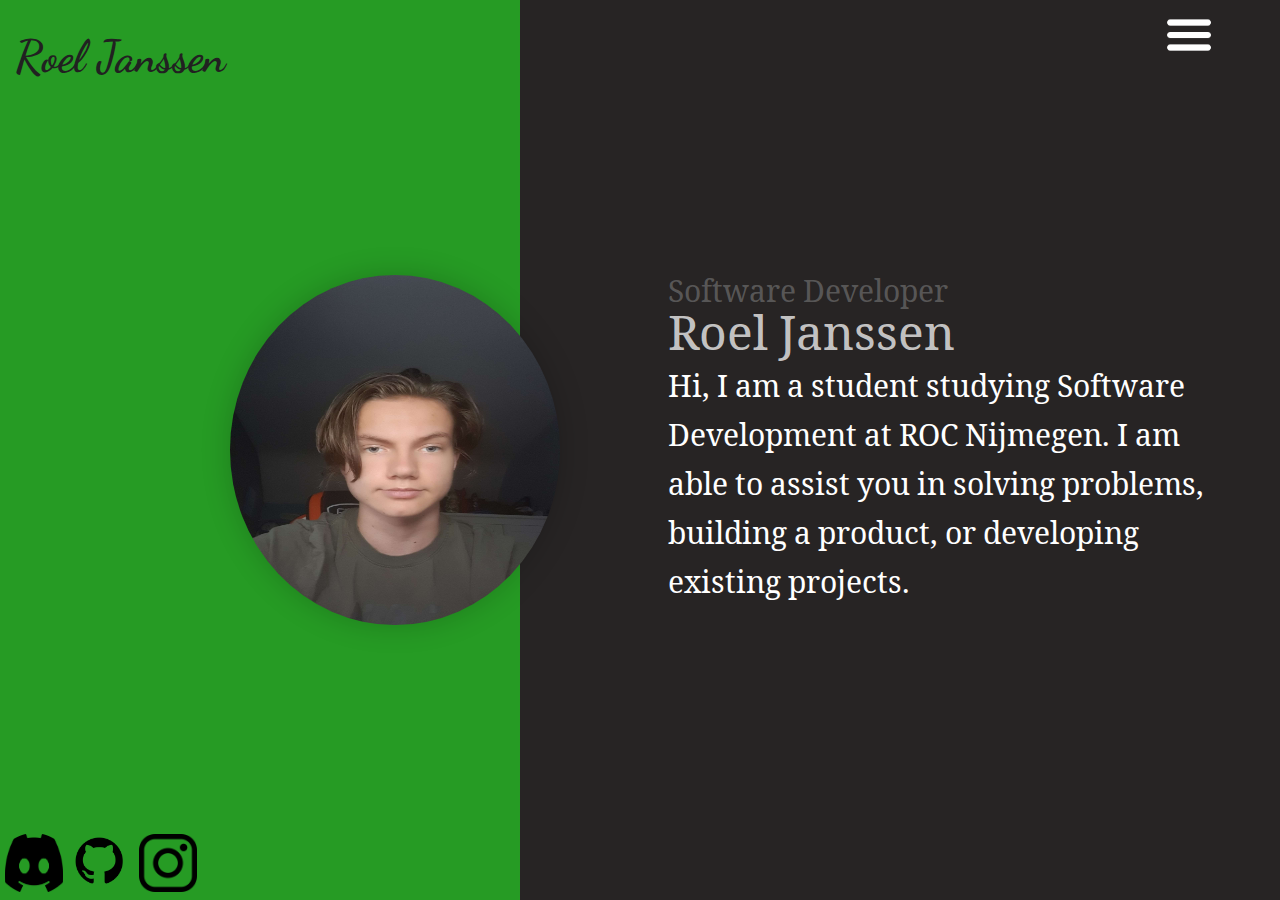
<file: index.html>
<!DOCTYPE html>
<html lang="en">
  <head>
    <meta charset="UTF-8" />
    <meta http-equiv="X-UA-Compatible" content="IE=edge" />
    <meta name="viewport" content="width=device-width, initial-scale=1.0" />
    <title>Document</title>
    <link rel="preconnect" href="https://fonts.googleapis.com" />
    <link rel="preconnect" href="https://fonts.gstatic.com" crossorigin />
    <link href="https://fonts.googleapis.com/css2?family=Dancing+Script:wght@700&display=swap"rel="stylesheet"/>
    <link rel="preconnect" href="https://fonts.googleapis.com">
<link rel="preconnect" href="https://fonts.gstatic.com" crossorigin>
<link href="https://fonts.googleapis.com/css2?family=Noto+Serif+Ahom&display=swap" rel="stylesheet">
    <link rel="stylesheet" href="../CSS/index.css" />
  </head>
  <body>
    <div class="container">
      <img class="photobox" src="./photo/profilepic.jpeg" alt="profile pic">
      <!-- this is for the left side of the page -->
      <div class="leftside">
        <div class="namebar">
          <h1>Roel Janssen</h1>
        </div>
        <div class="logobar">
          <a href="https://discordapp.com/users/[610435513098305546].">
            <img
              class="logo"
              src="../photo/636e0a6ac3c481f273141736_icon_clyde_black_RGB.png"
              alt="discord"
          /></a>
          <a href="https://github.com/kingside50"
            ><img class="logo" src="../photo/github_PNG40.png" alt="github"
          /></a>
          <a href="https://www.instagram.com/RoelJanssen69/"
            ><img class="logo" src="../photo/87390.png" alt="instagram"
          /></a>
        </div>
      </div>
      <!-- this is for the right side of the page -->
      <div class="rightside">
        <div class="navbar">
          <nav role="navigation">
            <ul>
              <li>
                <a href="#">
                  <img
                    class="dropdownmenu"
                    src="../photo/1024px-Hamburger_icon_white.svg.png"
                    alt="dropdown menu logo"
                /></a>
                <ul class="dropdown">
                  <li><a href="index.html">home</a></li>
                  <li><a href="about.html">about me</a></li>
                  <li><a href="project.html">projects</a></li>
                  <li><a href="contactpage.html">contact me</a></li>
                </ul>
              </li>
            </ul>
          </nav>
        </div>
        <div class="textbox-fil">
          <div class="text-job">Software Developer</div>
          <div class="text-header">Roel Janssen</div>
          <div class="text-info">Hi, I am a student studying Software Development at ROC Nijmegen. I am able to assist you in solving problems, building a product, or developing existing projects.  </div>
        </div>
      </div>
      
    </div>
  </body>
</html>
</file>
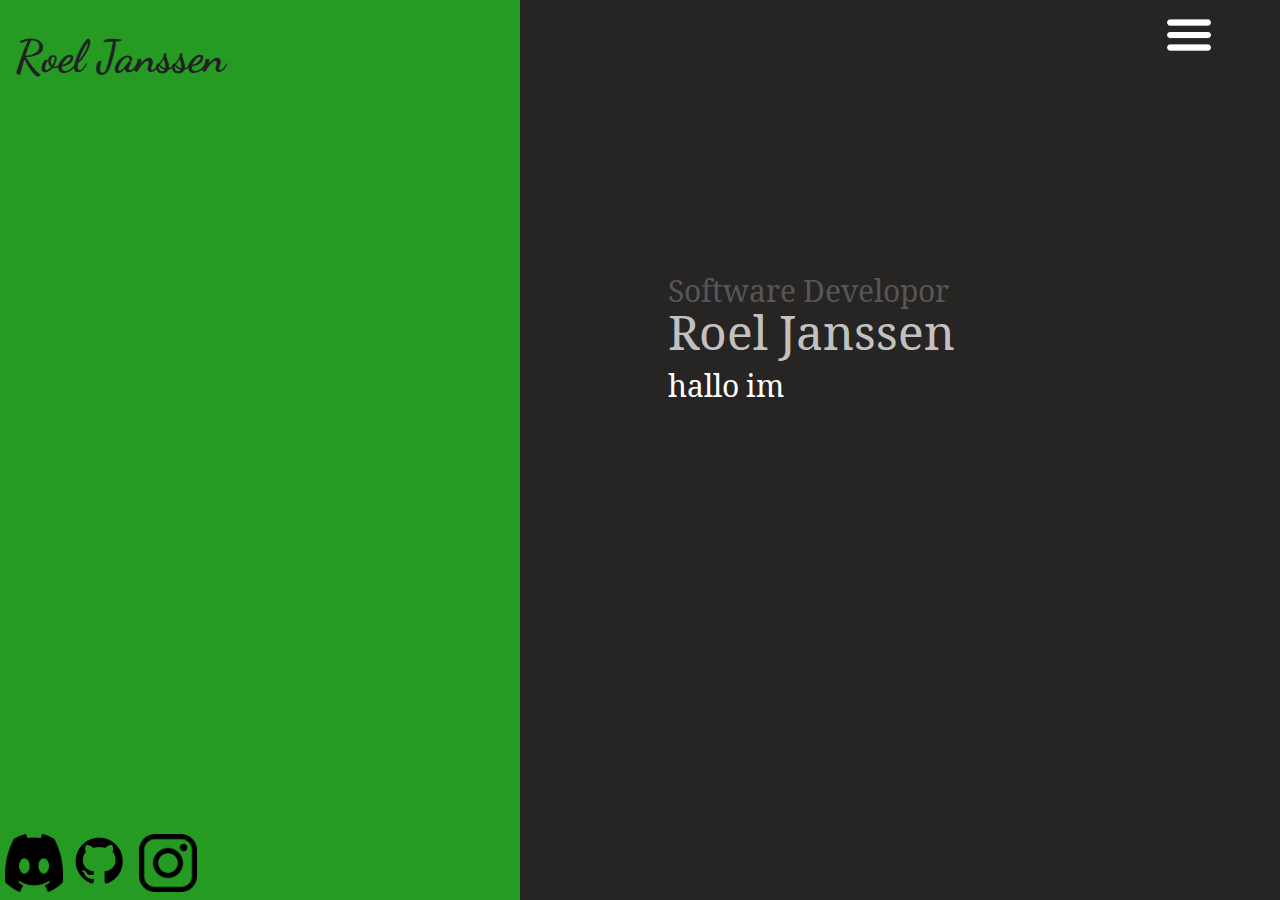
<file: HTML/index.html>
<!DOCTYPE html>
<html lang="en">
<head>
    <meta charset="UTF-8">
    <meta http-equiv="X-UA-Compatible" content="IE=edge">
    <meta name="viewport" content="width=device-width, initial-scale=1.0">
    <title>Document</title>
    <link rel="preconnect" href="https://fonts.googleapis.com">
<link rel="preconnect" href="https://fonts.gstatic.com" crossorigin>
<link href="https://fonts.googleapis.com/css2?family=Dancing+Script:wght@700&display=swap" rel="stylesheet">
    <link rel="stylesheet" href="../CSS/index.css">
</head>
<body>
    <div class="container">
    <div class="fotobox"></div>
    <div class="leftside">
        <div class="namebar">
          <h1>Roel Janssen</h1>
    </div>
        <div class="logobar">
        <a href="https://discordapp.com/users/[610435513098305546]."> <img class="logo" src="../fotos/636e0a6ac3c481f273141736_icon_clyde_black_RGB.png" alt="discord"></a>
        <a href="https://github.com/kingside50"><img class="logo" src="../fotos/github_PNG40.png" alt="github"></a>
        <a href="https://www.instagram.com/RoelJanssen69/"><img class="logo" src="../fotos/87390.png" alt="instagram"></a>
    </div>
    </div>
    <div class="rightside">
      <div class="navbar">
        <nav role="navigation">
            <ul>
             
              <li><a href="#"> <img class="dropdownmenu" src="../fotos/1024px-Hamburger_icon_white.svg.png" alt="dropdown menu logo"></a>
                <ul class="dropdown">
                  <li><a href="../HTML/index.html">home</a></li>
                  <li><a href="../HTML/about.html">about me</a></li>
                  <li><a href="#">projects</a></li>
                  <li><a href="../HTML/contactpage.html">contact me</a></li>
                </ul>
              </li>
            
            </ul>
          </nav>
</div>
<div class="textbox-fil">
    <div class="text-job">
      Software Developor
    </div>
    <div class="text-header">
      Roel Janssen
    </div>
      <div class="text-info">
        hallo im 
      </div>
    
</div>
    </div>
    <div class="fotobox"></div>

</div>

</body>
</html>
</file>
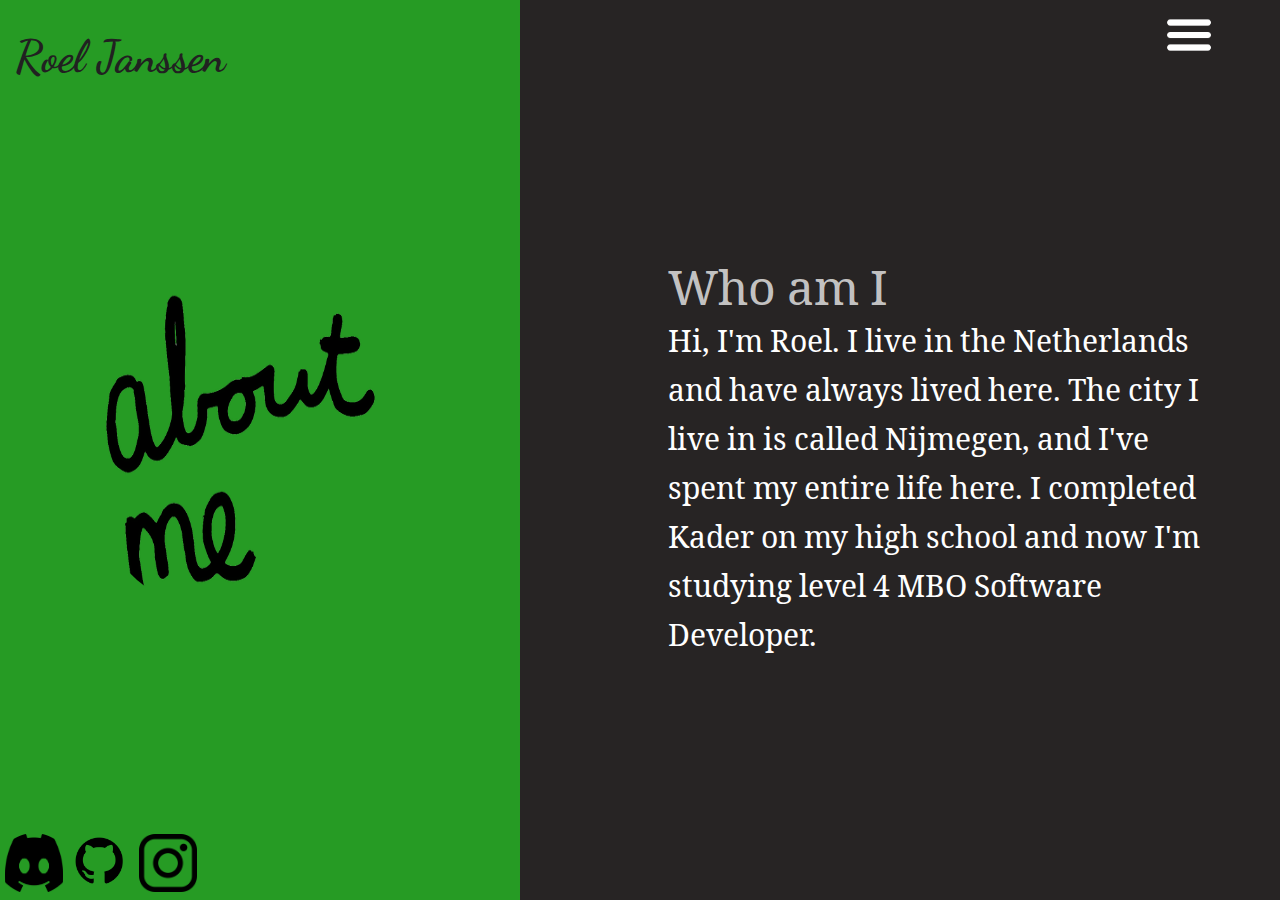
<file: about.html>
<!DOCTYPE html>
<html lang="en">
<head>
    <meta charset="UTF-8">
    <meta http-equiv="X-UA-Compatible" content="IE=edge">
    <meta name="viewport" content="width=device-width, initial-scale=1.0">
  <link rel="stylesheet" href="../CSS/index.css">
  <link rel="stylesheet" href="../CSS/about.css">
    <title>Roel Janssen</title>
</head>
<body>
    <div class="container">
      <div><img class="photo-about" src="../photo/about me.webp" alt="who am i"></div>
      <!-- this is for the left side of the page -->
        <div class="leftside">
            <div class="namebar">
            <h1>Roel Janssen </h1>
        </div>
            <div class="logobar">
                <a href="https://discordapp.com/users/[610435513098305546]."> <img class="logo" src="../photo/636e0a6ac3c481f273141736_icon_clyde_black_RGB.png" alt="discord"></a>
                <a href="https://github.com/kingside50"><img class="logo" src="../photo/github_PNG40.png" alt="github"></a>
                <a href="https://www.instagram.com/RoelJanssen69/"><img class="logo" src="../photo/87390.png" alt="instagram"></a>
        </div>
    </div>
    <!-- this is for the right side of the page -->
        <div class="rightside">
            <div class="navbar">
                <nav role="navigation">
                    <ul>
                     
                      <li><a href="#"> <img class="dropdownmenu" src="../photo/1024px-Hamburger_icon_white.svg.png" alt="dropdown menu logo"></a>
                        <ul class="dropdown">
                          <li><a href="index.html">home</a></li>
                          <li><a href="about.html">about me</a></li>
                          <li><a href="project.html">projects</a></li>
                          <li><a href="contactpage.html">contact me</a></li>
                        </ul>
                      </li>
                    
                    </ul>
                  </nav>
        </div>
        <div class="textbox-fil">
            <div class="text-header">
              Who am I
            </div>
              <div class="text-info2">
                Hi, I'm Roel. I live in the Netherlands and have always lived here. The city I live in is called Nijmegen, and I've spent my entire life here. I completed Kader on my high school and now I'm studying level 4 MBO Software Developer. 
              </div>
        </div>
    </div>
    </div>
</body>
</html>
</file>
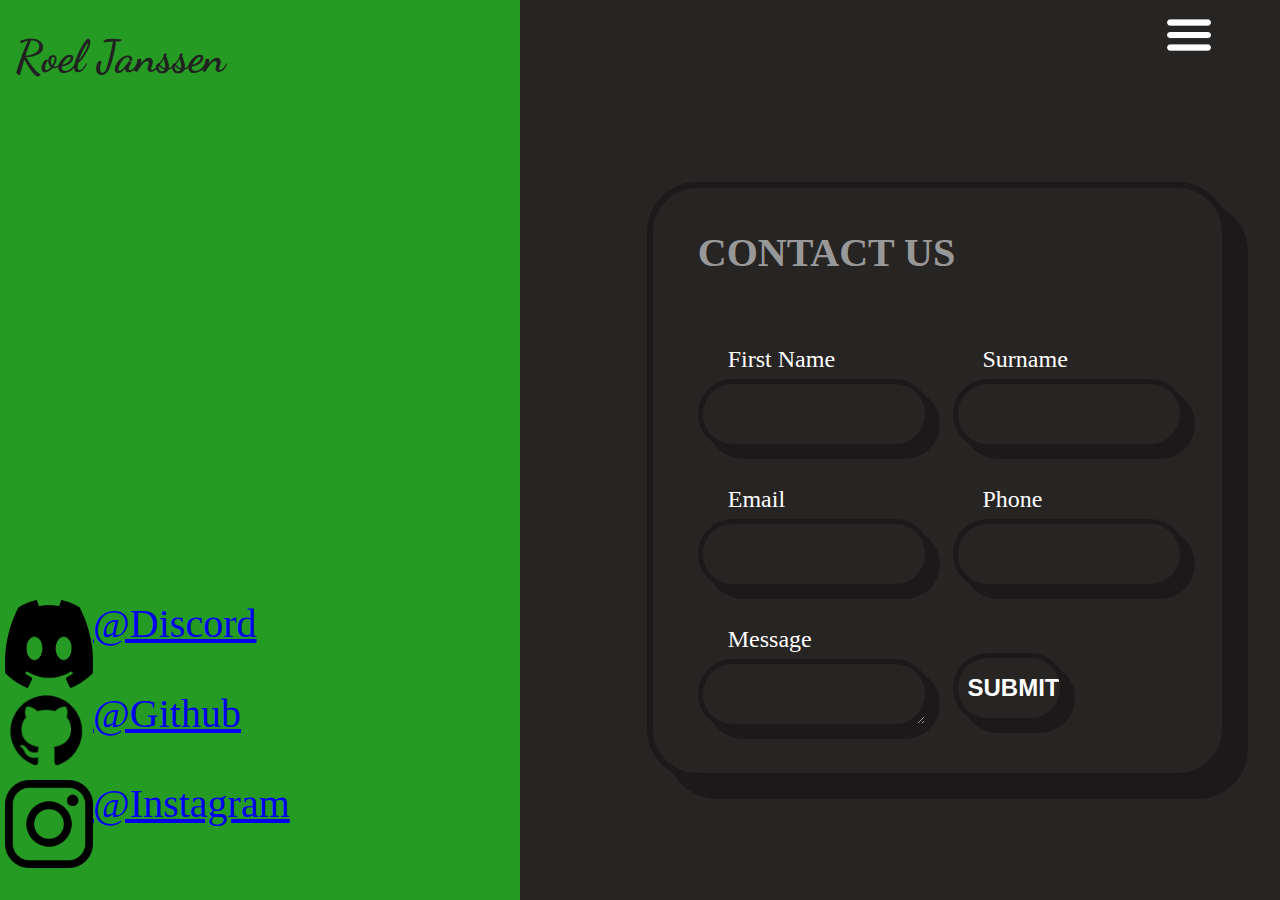
<file: contactpage.html>
<!DOCTYPE html>
<html lang="en">
<head>
    <meta charset="UTF-8">
    <meta http-equiv="X-UA-Compatible" content="IE=edge">
    <meta name="viewport" content="width=device-width, initial-scale=1.0">
    <link rel="stylesheet" href="../CSS/contactpage.css">
    <link rel="stylesheet" href="../CSS/index.css">
    <title>Document</title>
</head>
<body>
    <div class="container">
      <!-- this is for the left side of the page -->
        <div class="leftside">
            <div class="namebar">
            <h1>Roel Janssen</h1>
        </div>
       
            <div id="logobar-straight">
                <div id="discord-bar">
                     <a href="https://discordapp.com/users/[610435513098305546]."> <img class="logo-groot" src="../photo/636e0a6ac3c481f273141736_icon_clyde_black_RGB.png" alt="discord"></a>
                     <div class="logo-text"><a href="https://discordapp.com/users/[610435513098305546].">@Discord</a></div>
                    </div>
             <div id="insta-bar">
                 <ai href="https://github.com/kingside50"><img class="logo-groot" src="../photo/github_PNG40.png" alt="github"></ai>
                 <div class="logo-text"><a href="https://github.com/kingside50">@Github</a></div>
             </div>
            
               <div id="github-bar">
                <a href="https://www.instagram.com/RoelJanssen69/"><img class="logo-groot" src="../photo/87390.png" alt="instagram"></a>
                <div class="logo-text"><a href="https://www.instagram.com/RoelJanssen69/">@Instagram</a></div>
            </div> 
            </div>
    </div>
    <!-- this is for the right side of the page -->
        <div class="rightside">
            <div class="navbar">
                <nav role="navigation">
                    <ul>
                     
                      <li><a href="#"> <img class="dropdownmenu" src="../photo/1024px-Hamburger_icon_white.svg.png" alt="dropdown menu logo"></a>
                        <ul class="dropdown">
                          <li><a href="index.html">home</a></li>
                          <li><a href="about.html">about me</a></li>
                          <li><a href="project.html">projects</a></li>
                          <li><a href="contactpage.html">contact me</a></li>
                        </ul>
                      </li>
                    
                    </ul>
                  </nav>
        </div>
        <div class="textbox-fil">
            <div class="card">
                <h2>Contact Us</h2>
                <div class="row">
                  <div class="col">
                    <div class="form-group">
                      <label>First Name</label>
                      <input type="text">
                    </div>
                  </div>
              
                  <div class="col">
                    <div class="form-group">
                      <label>Surname</label>
                      <input type="text">
                    </div>
                  </div>
              
                  <div class="col">
                    <div class="form-group">
                      <label>Email</label>
                      <input type="text">
                    </div>
                  </div>
              
                  <div class="col">
                    <div class="form-group">
                      <label>Phone</label>
                      <input type="text">
                    </div>
                  </div>
              
                  <div class="col">
                    <div class="form-group">
                      <label>Message</label>
                      <textarea></textarea>
                    </div>
                  </div>
              
                  <div class="col">
                    <input type="submit" value="Submit">
                  </div>
                </div>
              </div>
        </div>
    </div>
    </div>
</body>
</html>
</file>
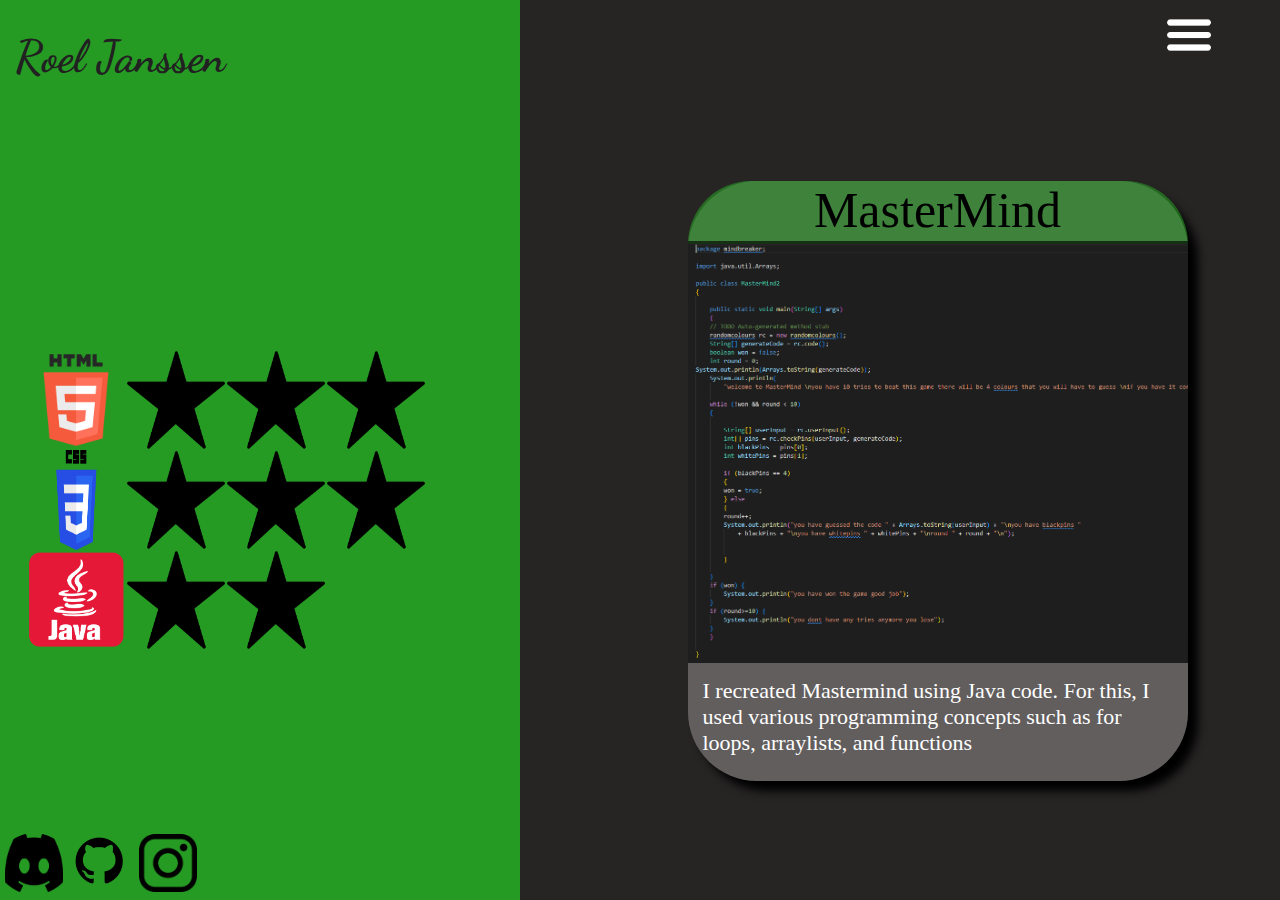
<file: project.html>
<!DOCTYPE html>
<html lang="en">
  <head>
    <meta charset="UTF-8" />
    <meta http-equiv="X-UA-Compatible" content="IE=edge" />
    <meta name="viewport" content="width=device-width, initial-scale=1.0" />
    <title>Document</title>
    <link rel="preconnect" href="https://fonts.googleapis.com" />
    <link rel="preconnect" href="https://fonts.gstatic.com" crossorigin />
    <link href="https://fonts.googleapis.com/css2?family=Dancing+Script:wght@700&display=swap"rel="stylesheet"/>
    <link rel="stylesheet" href="../CSS/index.css"/>
    <link rel="stylesheet" href="../CSS/project.css"/>
  </head>
  <body>
    <div class="container">
      <div class="icon-box">
        <img class="icon" src="./photo/6024bc5746d7436c727825dc4fc23c22-html-programming-language-icon-by-vexels.png" alt="html">
        <img class="icon" src="./photo/CSS-Logo.png" alt="css">
        <img class="icon" src="./photo/java-icon-image-10.jpg" alt="java">
        <!--this is for the star rating-->
        <img class="icon" src="./photo/star-png.webp" alt="rating">
        <img class="icon" src="./photo/star-png.webp" alt="rating">
        <img class="icon" src="./photo/star-png.webp" alt="rating">
        <img class="icon" src="./photo/star-png.webp" alt="rating">
        <img class="icon" src="./photo/star-png.webp" alt="rating">
        <img class="icon" src="./photo/star-png.webp" alt="rating">
        <img class="icon" src="./photo/star-png.webp" alt="rating">
        <img class="icon" src="./photo/star-png.webp" alt="rating">
      </div>
      <div class="leftside">
        <!-- this is for the left side of the page -->
        <div class="namebar">
          <h1>Roel Janssen</h1>
        </div>
        <div class="logobar">
          <a href="https://discordapp.com/users/[610435513098305546].">
            <img
              class="logo"
              src="../photo/636e0a6ac3c481f273141736_icon_clyde_black_RGB.png"
              alt="discord"
          /></a>
          <a href="https://github.com/kingside50"
            ><img class="logo" src="../photo/github_PNG40.png" alt="github"
          /></a>
          <a href="https://www.instagram.com/RoelJanssen69/"
            ><img class="logo" src="../photo/87390.png" alt="instagram"
          /></a>
        </div>
      </div>
      
      <!-- this is for the right side of the page -->
      <div class="rightside">
        <div class="navbar">
          <nav role="navigation">
            <ul>
              <li>
                  <img
                    class="dropdownmenu"
                    src="../photo/1024px-Hamburger_icon_white.svg.png"
                    alt="dropdown menu logo"/>
                <ul class="dropdown">
                  <li><a href="index.html">home</a></li>
                  <li><a href="about.html">about me</a></li>
                  <li><a href="project.html">projects</a></li>
                  <li><a href="contactpage.html">contact me</a></li>
                </ul>
              </li>
            </ul>
          </nav>
        </div>
        <div class="textbox-fil">
       <div class="card">
        <div class="card-header">
          <div class="card-header-text">MasterMind</div>
        </div>
        
          <img class="card-photo" src="./photo/Knipsel.PNG" alt="MasterMind">
          <div class="card-text">I recreated Mastermind using Java code. For this, I used various programming concepts such as for loops, arraylists, and functions</div>
       </div>
        </div>
      </div>
     
    </div>
  </body>
</html>
</file>
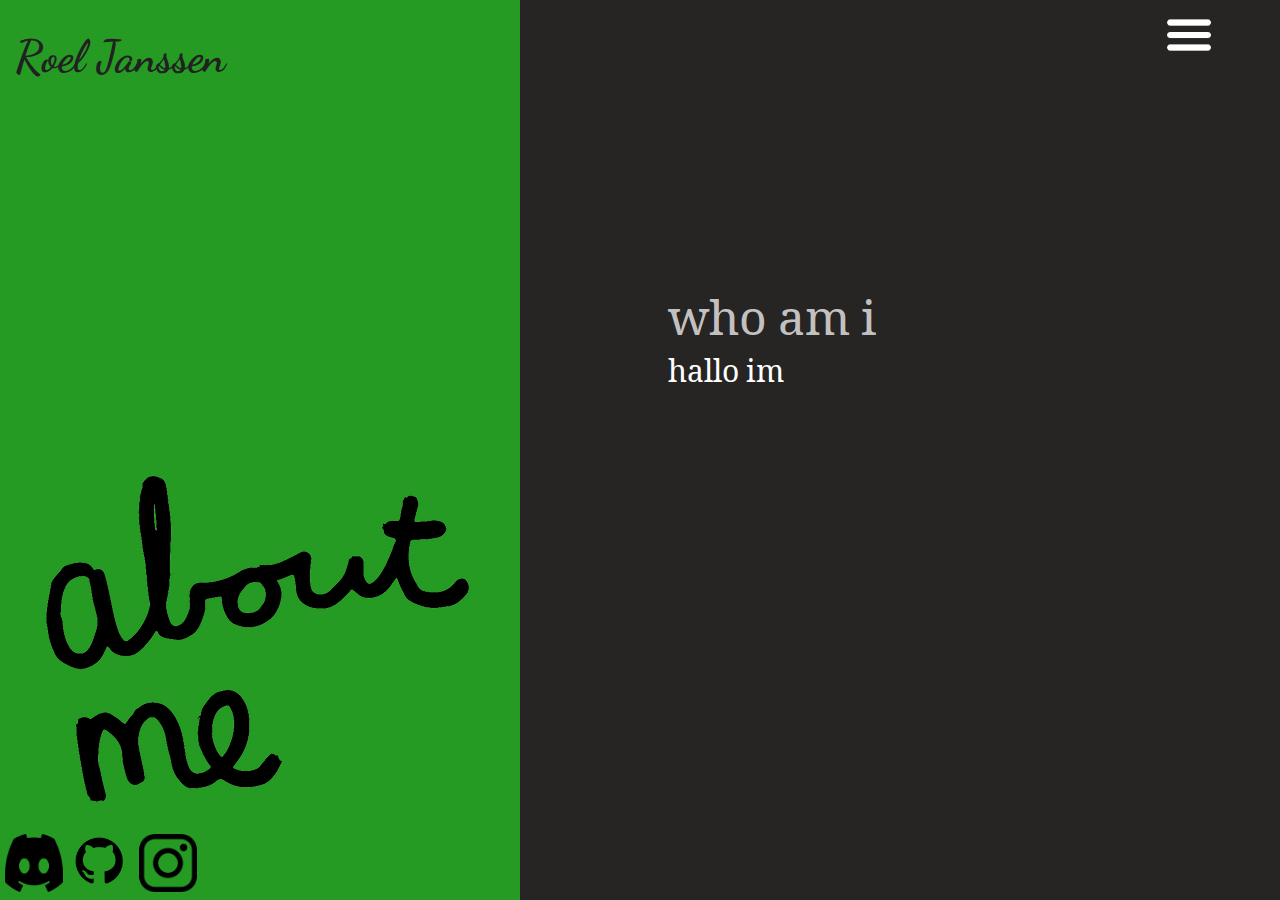
<file: HTML/about.html>
<!DOCTYPE html>
<html lang="en">
<head>
    <meta charset="UTF-8">
    <meta http-equiv="X-UA-Compatible" content="IE=edge">
    <meta name="viewport" content="width=device-width, initial-scale=1.0">
  <link rel="stylesheet" href="../CSS/index.css">
  <link rel="stylesheet" href="../CSS/about.css">
    <title>Roel Janssen</title>
</head>
<body>
    <div class="container">
        <div class="leftside">
            <div class="namebar">
            <h1>Roel Janssen </h1>
        </div>
        <div><img class="foto-about" src="../fotos/about me.webp" alt="who am i"></div>
            <div class="logobar">
                <a href="https://discordapp.com/users/[610435513098305546]."> <img class="logo" src="../fotos/636e0a6ac3c481f273141736_icon_clyde_black_RGB.png" alt="discord"></a>
                <a href="https://github.com/kingside50"><img class="logo" src="../fotos/github_PNG40.png" alt="github"></a>
                <a href="https://www.instagram.com/RoelJanssen69/"><img class="logo" src="../fotos/87390.png" alt="instagram"></a>
        </div>
    </div>
        <div class="rightside">
            <div class="navbar">
                <nav role="navigation">
                    <ul>
                     
                      <li><a href="#"> <img class="dropdownmenu" src="../fotos/1024px-Hamburger_icon_white.svg.png" alt="dropdown menu logo"></a>
                        <ul class="dropdown">
                          <li><a href="../HTML/index.html">home</a></li>
                          <li><a href="../HTML/about.html">about me</a></li>
                          <li><a href="#">projects</a></li>
                          <li><a href="../HTML/contactpage.html">contact me</a></li>
                        </ul>
                      </li>
                    
                    </ul>
                  </nav>
        </div>
        <div class="textbox-fil">
            <div class="text-header">
              who am i
            </div>
              <div class="text-info">
                hallo im 
              </div>
        </div>
    </div>
    </div>
</body>
</html>
</file>
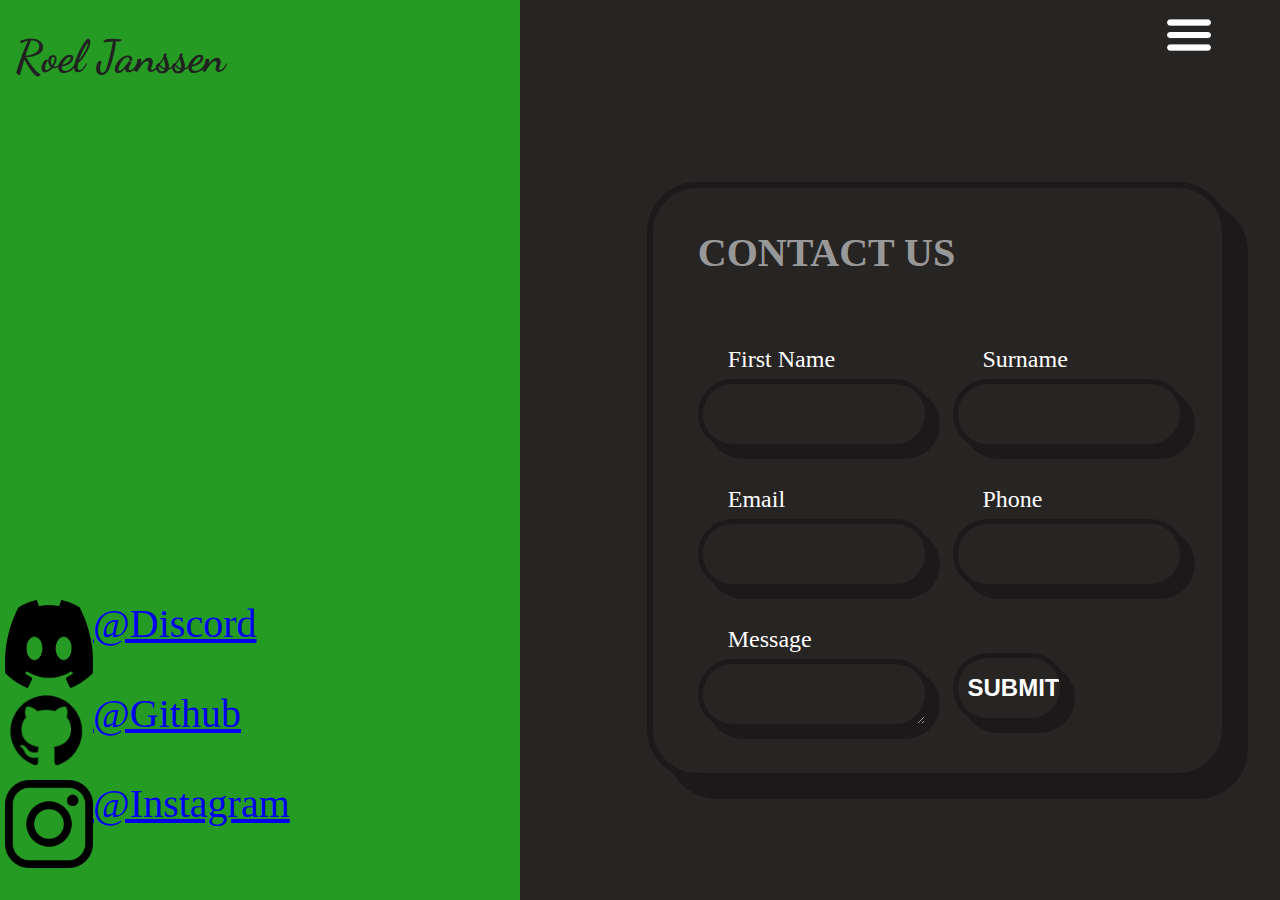
<file: HTML/contactpage.html>
<!DOCTYPE html>
<html lang="en">
<head>
    <meta charset="UTF-8">
    <meta http-equiv="X-UA-Compatible" content="IE=edge">
    <meta name="viewport" content="width=device-width, initial-scale=1.0">
    <link rel="stylesheet" href="../CSS/contactpage.css">
    <link rel="stylesheet" href="../CSS/index.css">
    <title>Document</title>
</head>
<body>
    <div class="container">
        <div class="leftside">
            <div class="namebar">
            <h1>Roel Janssen</h1>
        </div>
       
            <div id="logobar-straight">
                <div id="discord-bar">
                     <a href="https://discordapp.com/users/[610435513098305546]."> <img class="logo-groot" src="../fotos/636e0a6ac3c481f273141736_icon_clyde_black_RGB.png" alt="discord"></a>
                     <div class="logo-text"><a href="https://discordapp.com/users/[610435513098305546].">@Discord</a></div>
                    </div>
             <div id="insta-bar">
                 <ai href="https://github.com/kingside50"><img class="logo-groot" src="../fotos/github_PNG40.png" alt="github"></ai>
                 <div class="logo-text"><a href="https://github.com/kingside50">@Github</a></div>
             </div>
            
               <div id="github-bar">
                <a href="https://www.instagram.com/RoelJanssen69/"><img class="logo-groot" src="../fotos/87390.png" alt="instagram"></a>
                <div class="logo-text"><a href="https://www.instagram.com/RoelJanssen69/">@Instagram</a></div>
            </div> 
            </div>
    </div>
        <div class="rightside">
            <div class="navbar">
                <nav role="navigation">
                    <ul>
                     
                      <li><a href="#"> <img class="dropdownmenu" src="../fotos/1024px-Hamburger_icon_white.svg.png" alt="dropdown menu logo"></a>
                        <ul class="dropdown">
                          <li><a href="../HTML/index.html">home</a></li>
                          <li><a href="../HTML/about.html">about me</a></li>
                          <li><a href="#">projects</a></li>
                          <li><a href="../HTML/contactpage.html">contact me</a></li>
                        </ul>
                      </li>
                    
                    </ul>
                  </nav>
        </div>
        <div class="textbox-fil">
            <div class="card">
                <h2>Contact Us</h2>
                <div class="row">
                  <div class="col">
                    <div class="form-group">
                      <label>First Name</label>
                      <input type="text">
                    </div>
                  </div>
              
                  <div class="col">
                    <div class="form-group">
                      <label>Surname</label>
                      <input type="text">
                    </div>
                  </div>
              
                  <div class="col">
                    <div class="form-group">
                      <label>Email</label>
                      <input type="text">
                    </div>
                  </div>
              
                  <div class="col">
                    <div class="form-group">
                      <label>Phone</label>
                      <input type="text">
                    </div>
                  </div>
              
                  <div class="col">
                    <div class="form-group">
                      <label>Message</label>
                      <textarea></textarea>
                    </div>
                  </div>
              
                  <div class="col">
                    <input type="submit" value="Submit">
                  </div>
                </div>
              </div>
        </div>
    </div>
    </div>
</body>
</html>
</file>
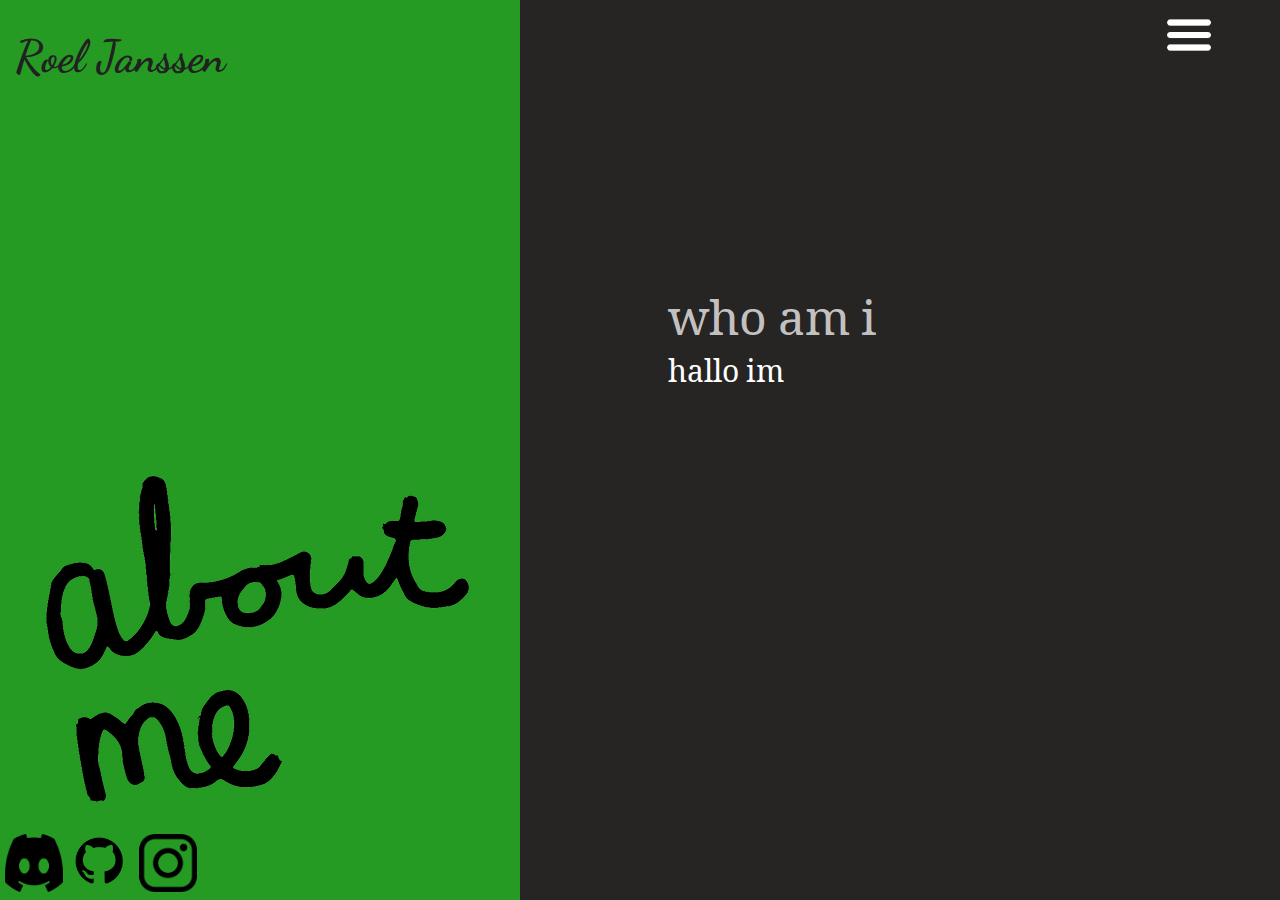
<file: pages/about.html>
<!DOCTYPE html>
<html lang="en">
<head>
    <meta charset="UTF-8">
    <meta http-equiv="X-UA-Compatible" content="IE=edge">
    <meta name="viewport" content="width=device-width, initial-scale=1.0">
  <link rel="stylesheet" href="../CSS/index.css">
  <link rel="stylesheet" href="../CSS/about.css">
    <title>Roel Janssen</title>
</head>
<body>
    <div class="container">
        <div class="leftside">
            <div class="namebar">
            <h1>Roel Janssen </h1>
        </div>
        <div><img class="foto-about" src="../fotos/about me.webp" alt="who am i"></div>
            <div class="logobar">
                <a href="https://discordapp.com/users/[610435513098305546]."> <img class="logo" src="../fotos/636e0a6ac3c481f273141736_icon_clyde_black_RGB.png" alt="discord"></a>
                <a href="https://github.com/kingside50"><img class="logo" src="../fotos/github_PNG40.png" alt="github"></a>
                <a href="https://www.instagram.com/RoelJanssen69/"><img class="logo" src="../fotos/87390.png" alt="instagram"></a>
        </div>
    </div>
        <div class="rightside">
            <div class="navbar">
                <nav role="navigation">
                    <ul>
                     
                      <li><a href="#"> <img class="dropdownmenu" src="../fotos/1024px-Hamburger_icon_white.svg.png" alt="dropdown menu logo"></a>
                        <ul class="dropdown">
                          <li><a href="..index.html">home</a></li>
                          <li><a href="../pages/about.html">about me</a></li>
                          <li><a href="#">projects</a></li>
                          <li><a href="../pages/contactpage.html">contact me</a></li>
                        </ul>
                      </li>
                    
                    </ul>
                  </nav>
        </div>
        <div class="textbox-fil">
            <div class="text-header">
              who am i
            </div>
              <div class="text-info">
                hallo im 
              </div>
        </div>
    </div>
    </div>
</body>
</html>
</file>
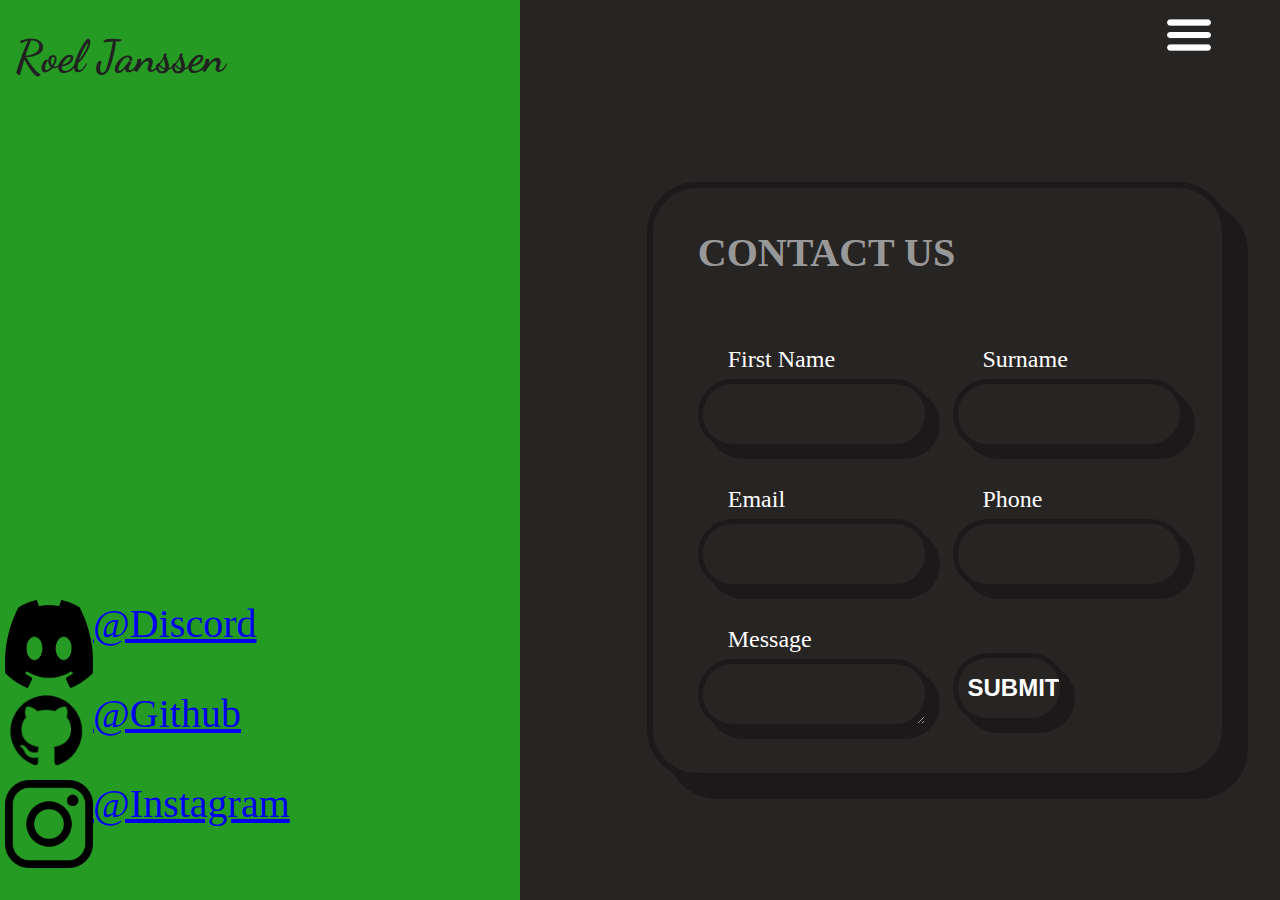
<file: pages/contactpage.html>
<!DOCTYPE html>
<html lang="en">
<head>
    <meta charset="UTF-8">
    <meta http-equiv="X-UA-Compatible" content="IE=edge">
    <meta name="viewport" content="width=device-width, initial-scale=1.0">
    <link rel="stylesheet" href="../CSS/contactpage.css">
    <link rel="stylesheet" href="../CSS/index.css">
    <title>Document</title>
</head>
<body>
    <div class="container">
        <div class="leftside">
            <div class="namebar">
            <h1>Roel Janssen</h1>
        </div>
       
            <div id="logobar-straight">
                <div id="discord-bar">
                     <a href="https://discordapp.com/users/[610435513098305546]."> <img class="logo-groot" src="../fotos/636e0a6ac3c481f273141736_icon_clyde_black_RGB.png" alt="discord"></a>
                     <div class="logo-text"><a href="https://discordapp.com/users/[610435513098305546].">@Discord</a></div>
                    </div>
             <div id="insta-bar">
                 <ai href="https://github.com/kingside50"><img class="logo-groot" src="../fotos/github_PNG40.png" alt="github"></ai>
                 <div class="logo-text"><a href="https://github.com/kingside50">@Github</a></div>
             </div>
            
               <div id="github-bar">
                <a href="https://www.instagram.com/RoelJanssen69/"><img class="logo-groot" src="../fotos/87390.png" alt="instagram"></a>
                <div class="logo-text"><a href="https://www.instagram.com/RoelJanssen69/">@Instagram</a></div>
            </div> 
            </div>
    </div>
        <div class="rightside">
            <div class="navbar">
                <nav role="navigation">
                    <ul>
                     
                      <li><a href="#"> <img class="dropdownmenu" src="../fotos/1024px-Hamburger_icon_white.svg.png" alt="dropdown menu logo"></a>
                        <ul class="dropdown">
                          <li><a href="..index.html">home</a></li>
                          <li><a href="../pages/about.html">about me</a></li>
                          <li><a href="#">projects</a></li>
                          <li><a href="../pages/contactpage.html">contact me</a></li>
                        </ul>
                      </li>
                    
                    </ul>
                  </nav>
        </div>
        <div class="textbox-fil">
            <div class="card">
                <h2>Contact Us</h2>
                <div class="row">
                  <div class="col">
                    <div class="form-group">
                      <label>First Name</label>
                      <input type="text">
                    </div>
                  </div>
              
                  <div class="col">
                    <div class="form-group">
                      <label>Surname</label>
                      <input type="text">
                    </div>
                  </div>
              
                  <div class="col">
                    <div class="form-group">
                      <label>Email</label>
                      <input type="text">
                    </div>
                  </div>
              
                  <div class="col">
                    <div class="form-group">
                      <label>Phone</label>
                      <input type="text">
                    </div>
                  </div>
              
                  <div class="col">
                    <div class="form-group">
                      <label>Message</label>
                      <textarea></textarea>
                    </div>
                  </div>
              
                  <div class="col">
                    <input type="submit" value="Submit">
                  </div>
                </div>
              </div>
        </div>
    </div>
    </div>
</body>
</html>
</file>
<file: CSS/index.css>
@import url("https://fonts.googleapis.com/css2?family=Dancing+Script:wght@700&display=swap");
@import url("https://fonts.googleapis.com/css2?family=Noto+Serif+Ahom&display=swap");
html,
body {
  height: 100%;
  width: 100%;
  margin: 0;
}
.container {
  display: flex;
  flex-direction: row;
  height: 100%;
  width: 100%;

  align-items: center;
}
/* this is the form the foto need to be in */
.photobox {
  background-color: white;
  width: 330px;
  height: 350px;
  border-radius: 60%;
  position: absolute;
  left: 18%;
  box-shadow: 0 0 30px rgb(0 0 0 / 20%);
  transition: opacity 0.3s;
}
/* this is for the left side */
.leftside {
  background-color: #269b24;
  min-width: 340px;
  width: 520px;
  height: 100%;
  display: flex;
  flex-direction: column;
}

h1 {
  margin-left: 10px;
  font-size: 45px;
  color: rgb(33, 33, 33);
  font-family: "Dancing Script", cursive;
}
.logo {
  width: 58px;
  height: 58px;
  margin-left: 5px;
}
.logobar {
  width: 100%;
  height: 66px;
}
.namebar {
  height: 130px;
  width: 100%;
  flex: 1;
  margin-left: 5px;
}
.navbar {
  height: 50px;
  display: flex;
  align-items: center;
  justify-content: flex-end;
  margin-right: 50px;
  margin-top: 11px;
}

/* this is for the right side of the page */
.rightside {
  background-color: #272424;
  flex-grow: 1;
  height: 100%;
  display: flex;
  flex-direction: column;
}

/* this is for the dropdown menu */
.dropdownmenu {
  width: 50px;
  height: 50px;
}


nav {
  font-family: monospace;
}

ul {
  background: #272424;
  list-style: none;
  margin: 0;
  padding-left: 0;
}

li {
  color: #fff;
  background: #272424;
  display: block;
  float: left;
  padding: 1rem;
  position: relative;
  text-decoration: none;
  transition-duration: 0.5s;
  text-align: center;
}

li a {
  color: #fff;
}

li:hover,
li:focus-within {
  background: #269b24;
  cursor: pointer;
}

li:focus-within a {
  outline: none;
}

ul li ul {
  background: #272424;
  visibility: hidden;
  opacity: 0;
  min-width: 5rem;
  position: absolute;
  transition: all 0.5s ease;
  margin-top: 1rem;
  left: 0;
  display: none;
}

ul li:hover > ul,
ul li:focus-within > ul,
ul li ul:hover,
ul li ul:focus {
  visibility: visible;
  opacity: 1;
  display: block;
}

ul li ul li {
  clear: both;
  width: 100%;
}

/* this is for the text that it is in place */
.textbox-fil {
  display: flex;
  justify-content: center;
  align-items: center;
  flex-direction: column;
  flex-grow: 1;
  margin-left: 75px;
}
.text-header {
  color: #ffffffbe;
  width: 540px;
  height: 45px;
  font-size: 48px;
  margin-bottom: 20px;
  font-family: "Noto Serif Ahom", serif;
}
.text-job {
  color: #757474a4;
  width: 540px;
  height: 30px;
  font-size: 30px;
  font-family: "Noto Serif Ahom", serif;
}

.text-info {
  color: #fff;
  width: 540px;
  height: 320px;
  font-size: 30px;
  font-family: "Noto Serif Ahom", serif;
}
</file>
<file: CSS/about.css>
/* this is for the foto about me */
.photo-about {
  width: 330px;
  height: 350px;
  border-radius: 60%;
  position: absolute;
  left: 6%;
  top: 30%;
}
/* this is to make the text fit in the space */
.text-info2 {
  color: #fff;
  width: 540px;
  height: 320px;
  font-size: 30px;
  font-family: "Noto Serif Ahom", serif;
  margin-bottom: 60px;
}
</file>
<file: CSS/contactpage.css>
/* this is for the logo bar the size */
#logobar-straight{
    height: 300px;
    width: 100%;
}
#discord-bar{
width: 100%;
height: 90px;
display: flex;

}
#insta-bar{
    width: 100%;
height: 90px;
display: flex;
}
#github-bar{
    width: 100%;
height: 90px;
display: flex;
}
.logo-groot{
    width: 88px;
    height:88px;
    margin-left: 5px; 
}
.logo-text{
    font-size: 40px;
   
    text-align: center;

}
/* this is the box that holds te information of the contcact */
.card {
    width: 70%;
    padding: 8px 45px 10px 45px;
    border: 6px solid rgba(0, 0, 0, 0.3);
    box-shadow: 20px 20px 0 rgba(0, 0, 0, 0.3);
    border-radius: 50px;
    
  }
  
  .card h2 {
    color: rgba(255, 255, 255, 0.555);
    font-size: 40px;
    text-transform: uppercase;
  }
  
  .card .row {
    position: relative;
    width: 100%;
    display: grid;
    grid: auto / auto auto;
    grid-template-columns: repeat(auto-fit,minmax(40%, 1fr));
    grid-gap: 30px;
  }
  
  .card .row .col {
    position: relative;
    width: 100%;
    margin: 30px 20px 40px 0;
    transition: 0.5s;
  }
  
  .card .row .form-group {
    position: relative;
    width: 100%;
    height: 40px;
    color: #ffffff;
  }
  
  .card .row .form-group input,
  .card .row .form-group textarea {
    position: absolute;
    width: 90%;
    height: 100%;
    background: transparent;
    outline: none;
    font-size: 24px;
    padding: 10px 0 10px 20px;
    border: 5px solid rgba(0, 0, 0, 0.3);
    box-shadow: 10px 10px 0 rgba(0, 0, 0, 0.3);
    color: #ffffff;
    border-radius: 50px;
  }
  
  .card .row .form-group label {
    line-height: 40px;
    color: #ffffff;
    font-size: 24px;
    margin: 0 0 0 30px;
    display: block;
    pointer-events: none;
  }
  
  .row .col:nth-child(6) {
    margin-top: 64px;
  }
  
  .card .row .form-group input:focus,
  .card .row .form-group textarea:focus {
    border: 5px solid #ffffff;
    transition: all 0.5s;
  }
  
  .card .row input[type="submit"] {
    border: 5px solid rgba(0, 0, 0, 0.3);
    box-shadow: 10px 10px 0 rgba(0, 0, 0, 0.3);
    padding: 10px;
    height: 100%;
    width: 50%;
    cursor: pointer;
    outline: none;
    background: transparent;
    text-transform: uppercase;
    color: #ffffff;
    line-height: 40px;
    font-size: 24px;
    font-weight: 700;
    border-radius: 45px;
    transition: all 0.4s;
  }
  
  .card .row input[type="submit"]:hover {
    border: 5px solid rgba(255, 255, 255, 1);
    color: #ffffff;
    transition: all 0.4s;   
  }
  /* this is for the responsivness of the contact page */
  @media screen and (max-width: 900px) {
    .card .row {
      grid-template-columns: repeat(auto-fit,minmax(70%, 1fr));
    }
    
    .card {
      padding: 20px;
    }
    
    .card h2 {
      font-size: 34px;
    }
    
    .card .row input[type="submit"] {
      width: 100%;
    }
  }
</file>
<file: CSS/project.css>
/* this is for the icons to be in place */
.icon-box {
  width: 100px;
  height: 300px;
  position: absolute;
  left: 2%;
  display: flex;
  flex-wrap: wrap;
  flex-direction: column;
  margin-top: 100px;
}
/* this is for the size of the icons */
.icon {
  width: 100px;
  height: 100px;
}
.star{
  width: 50px;
  height: 50px;
}
/* this is for the card that contains the picture of my mastermind */
.card {
  width: 500px;
  height: 600px;
  border-radius: 69px;
  box-shadow: 10px 10px 10px black;
  display: flex;
  background-color: rgba(134, 132, 132, 0.616);
  flex-direction: column;
}
.card-header {
  background-color: #269b2498;
  border-top-right-radius: 69px;
  border-top-left-radius: 69px;
  width: 100%;
  height: 10%;
  border-bottom: solid;
  border-color: rgba(0, 0, 0, 0.63);
  display: flex;
  justify-content: center;
}
.card-header-text {
  font-size: 50px;
}
.card-text{
  display: flex;
  width: 95%;
flex-grow: 1;
  font-size: 22px;
  color: rgb(255, 255, 255);
  margin: 15px;
}
.card-foto {
  border-bottom-right-radius: 69px;
  border-bottom-left-radius: 69px;
  width: 99%;
  height: 99%;
  align-self: center;
}
</file>
